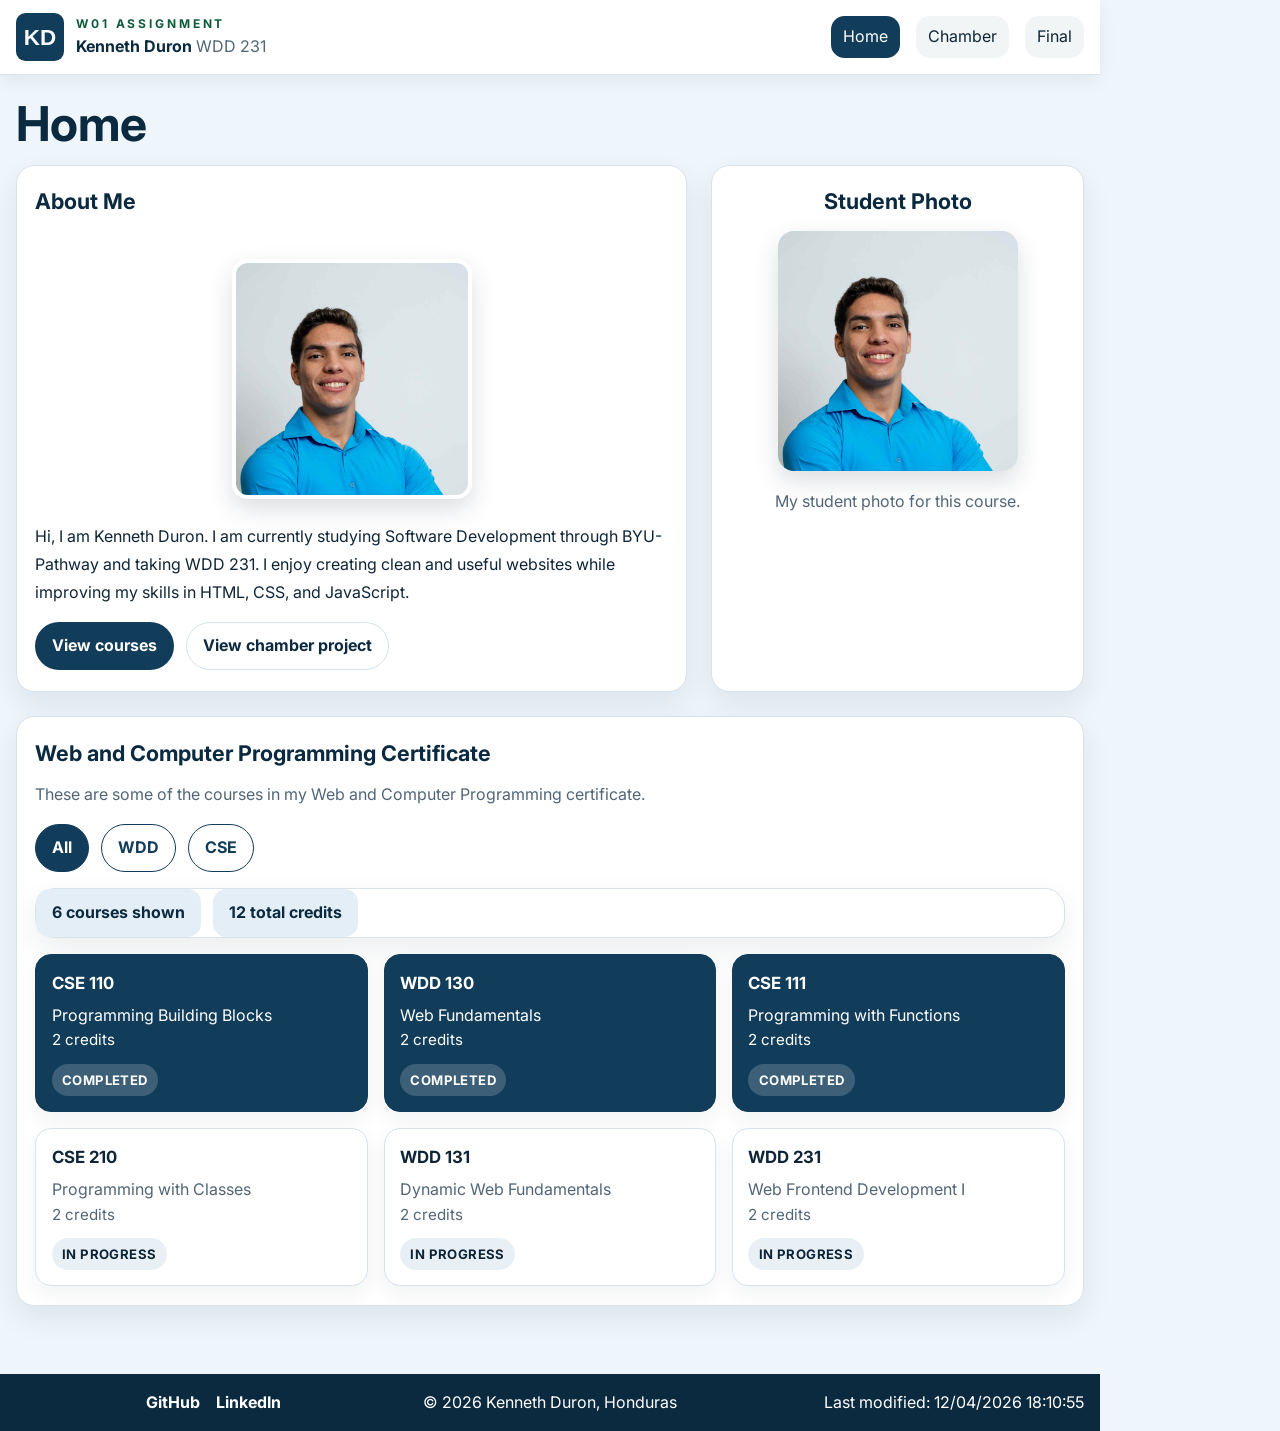
<file: index.html>
﻿<!DOCTYPE html>
<html lang="en">

<head>
    <meta charset="UTF-8" />
    <meta name="viewport" content="width=device-width, initial-scale=1.0" />
    <meta name="description"
        content="WDD 231 course home page for Kenneth Duron with course information, projects, and learning activities." />
    <meta name="author" content="Kenneth Duron" />
    <title>W01 Course Home Page | Kenneth Duron</title>
    <link rel="preconnect" href="https://fonts.googleapis.com" />
    <link rel="preconnect" href="https://fonts.gstatic.com" crossorigin />
    <link href="https://fonts.googleapis.com/css2?family=Inter:wght@400;600;700&display=swap" rel="stylesheet" />
    <link rel="stylesheet" href="styles/small.css" />
    <link rel="stylesheet" href="styles/larger.css" />
    <script src="scripts/script.js" defer></script>
</head>

<body>
    <div class="page-width">
        <header class="site-header">
            <div class="header-content">
                <div class="brand">
                    <div class="brand-logo">
                        <img src="images/logo.svg" alt="KD logo" class="logo" width="56" height="56" />
                    </div>
                    <div>
                        <p class="eyebrow">W01 Assignment</p>
                        <p class="brand-name">Kenneth Duron <span>WDD 231</span></p>
                    </div>
                </div>

                <button class="menu-toggle" aria-controls="main-nav" aria-expanded="false"
                    aria-label="Toggle navigation">☰</button>
                <nav id="main-nav" class="site-nav" aria-label="Main navigation">
                    <a href="index.html" class="active">Home</a>
                    <a href="chamber/directory.html">Chamber</a>
                    <a href="#">Final</a>
                </nav>
            </div>
        </header>

        <main>
            <h1>Home</h1>

            <div class="cards-grid home-grid">
                <section class="about-card">
                    <h2>About Me</h2>
                    <div class="about-content">
                        <img src="images/kenneth.jpg" alt="Kenneth Duron" class="profile-image" width="300"
                            height="300" />
                        <div class="about-copy">
                            <p>Hi, I am Kenneth Duron. I am currently studying Software Development through BYU-Pathway
                                and taking WDD 231. I enjoy creating clean and useful websites while improving my skills
                                in HTML, CSS, and JavaScript.</p>
                            <div class="hero-actions">
                                <a class="button button-primary" href="#course-list">View courses</a>
                                <a class="button button-secondary" href="chamber/directory.html">View chamber
                                    project</a>
                            </div>
                        </div>
                    </div>
                </section>

                <section class="photo-card">
                    <h2>Student Photo</h2>
                    <img src="images/kenneth.jpg" alt="Kenneth Duron" class="student-photo" width="300" height="300">
                    <p>My student photo for this course.</p>
                </section>

                <section class="course-section">
                    <div class="section-header">
                        <h2>Web and Computer Programming Certificate</h2>
                        <p>These are some of the courses in my Web and Computer Programming certificate.</p>
                    </div>

                    <div class="filter-controls" role="group" aria-label="Filter courses by subject">
                        <button class="filter-button active" type="button" data-filter="all">All</button>
                        <button class="filter-button" type="button" data-filter="WDD">WDD</button>
                        <button class="filter-button" type="button" data-filter="CSE">CSE</button>
                    </div>

                    <div class="course-summary">
                        <p><strong id="course-count">0</strong> courses shown</p>
                        <p><strong id="credit-total">0</strong> total credits</p>
                    </div>

                    <ul class="course-list" id="course-list" aria-live="polite"></ul>
                </section>
            </div>
        </main>

        <footer class="site-footer">
            <div class="footer-inner">
                <div class="footer-social">
                    <a href="https://github.com/kennethduron" target="_blank" rel="noopener">GitHub</a>
                    <a href="https://www.linkedin.com" target="_blank" rel="noopener">LinkedIn</a>
                </div>
                <div class="footer-copy">
                    © <span id="currentyear"></span> Kenneth Duron, Honduras
                </div>
                <div class="footer-modified">
                    <p id="lastModified"></p>
                </div>
            </div>
        </footer>
    </div>
</body>

</html>
</file>
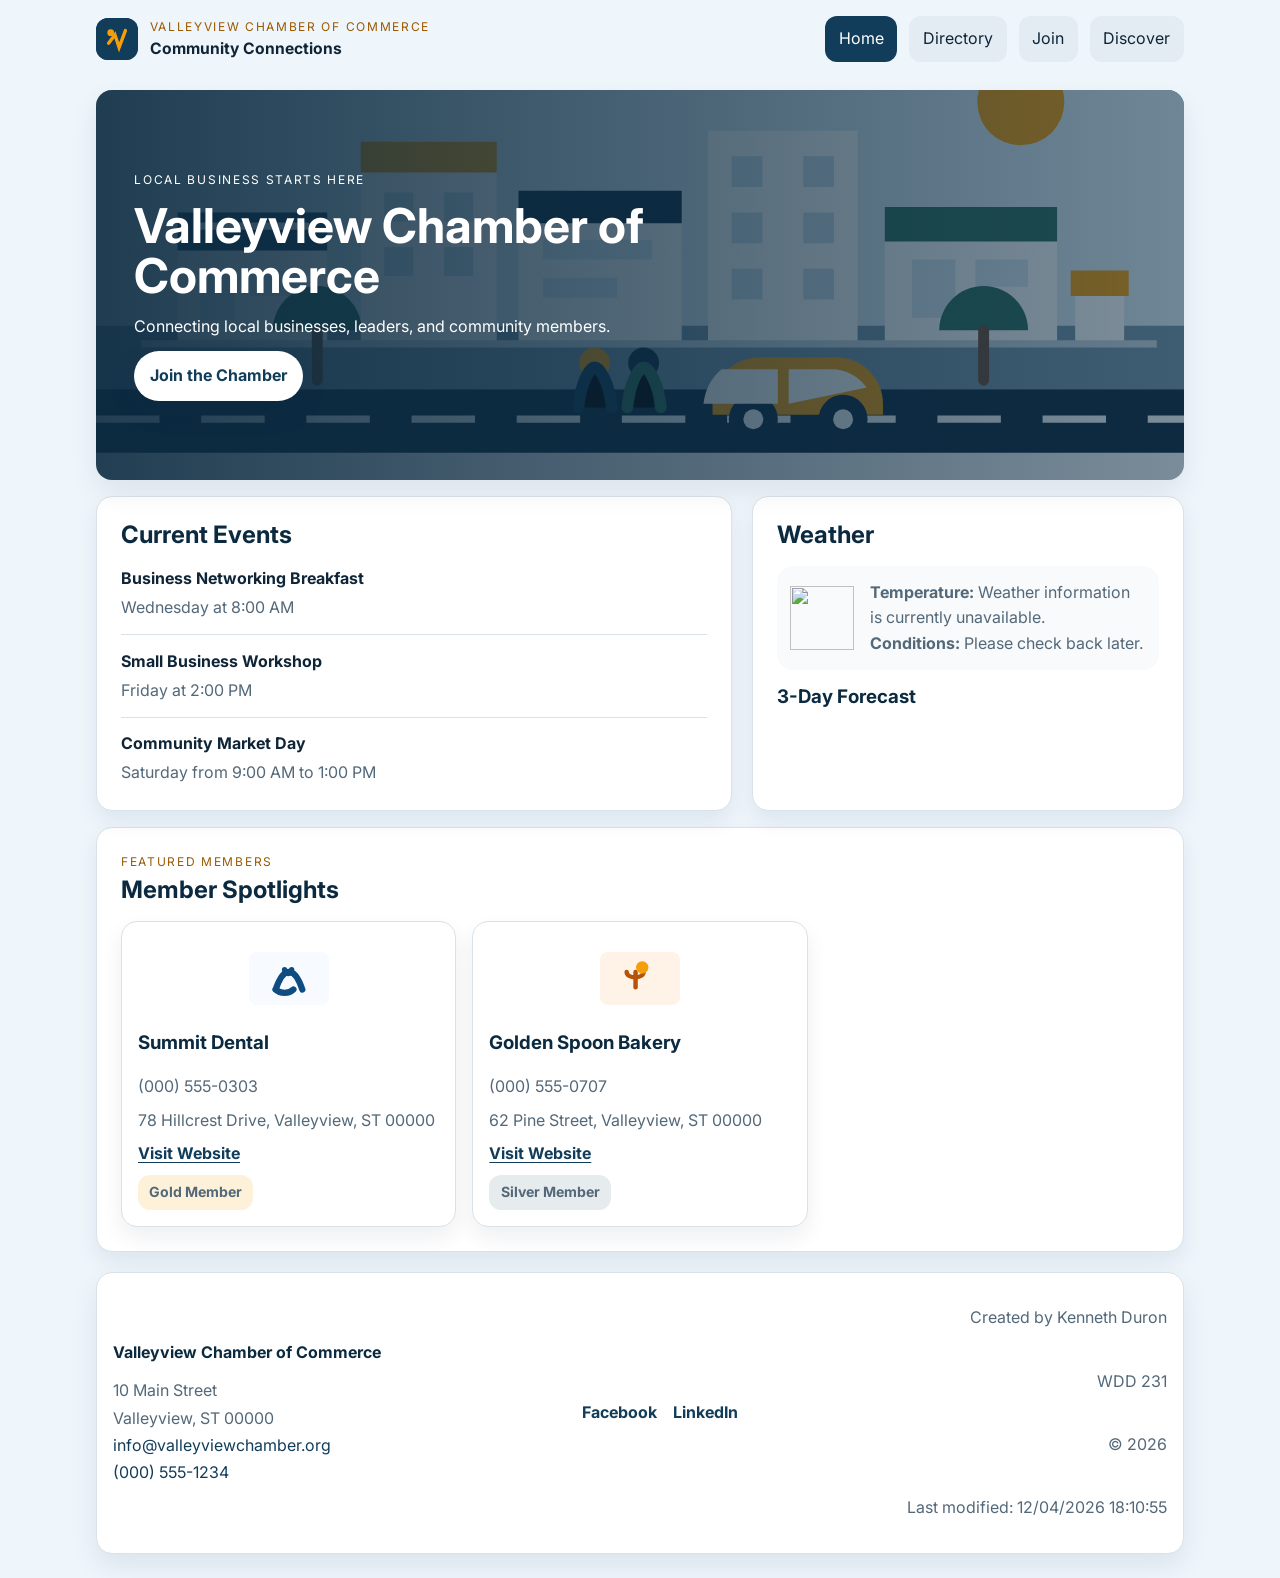
<file: chamber/index.html>
﻿<!DOCTYPE html>
<html lang="en">

<head>
    <meta charset="UTF-8" />
    <meta name="viewport" content="width=device-width, initial-scale=1.0" />
    <title>Valleyview Chamber of Commerce | Kenneth Duron</title>
    <meta name="description"
        content="Valleyview Chamber of Commerce home page with local events, weather, and featured member businesses." />
    <meta name="author" content="Kenneth Duron" />
    <link rel="icon" href="images/favicon.svg" type="image/svg+xml" />
    <link rel="preconnect" href="https://fonts.googleapis.com" />
    <link rel="preconnect" href="https://fonts.gstatic.com" crossorigin />
    <link href="https://fonts.googleapis.com/css2?family=Inter:wght@400;500;600;700&display=swap" rel="stylesheet" />
    <link rel="stylesheet" href="styles/normalize.css" />
    <link rel="stylesheet" href="styles/small.css" />
    <link rel="stylesheet" href="styles/larger.css" />
    <meta property="og:title" content="Valleyview Chamber of Commerce" />
    <meta property="og:type" content="website" />
    <meta property="og:image" content="images/hero.svg" />
    <meta property="og:url" content="https://kennethduron.github.io/wdd231/chamber/index.html" />
    <meta property="og:description"
        content="Connect with Valleyview businesses, upcoming chamber events, local weather, and member spotlights." />
    <script src="scripts/home.js" defer></script>
</head>

<body>
    <div class="page-shell">
        <header class="site-header">
            <div class="brand">
                <a href="index.html" class="brand-link">
                    <img src="images/logo.svg" alt="Valleyview Chamber logo" class="brand-logo" width="48"
                        height="48" />
                    <div>
                        <p class="eyebrow">Valleyview Chamber of Commerce</p>
                        <p class="brand-name">Community Connections</p>
                    </div>
                </a>
            </div>

            <button class="menu-toggle" aria-controls="main-nav" aria-expanded="false" aria-label="Toggle navigation">
                &#9776;
            </button>

            <nav id="main-nav" class="site-nav" aria-label="Main navigation">
                <a href="index.html" class="active" aria-current="page">Home</a>
                <a href="directory.html">Directory</a>
                <a href="join.html">Join</a>
                <a href="discover.html">Discover</a>
            </nav>
        </header>

        <main>
            <section class="hero">
                <img src="images/hero.svg" alt="Downtown business district for Valleyview Chamber of Commerce"
                    class="hero-image" width="1200" height="600" />
                <div class="hero-overlay">
                    <p class="eyebrow">Local business starts here</p>
                    <h1>Valleyview Chamber of Commerce</h1>
                    <p>Connecting local businesses, leaders, and community members.</p>
                    <a class="cta-button" href="join.html">Join the Chamber</a>
                </div>
            </section>

            <div class="home-grid">
                <section class="events-card" aria-labelledby="events-title">
                    <h2 id="events-title">Current Events</h2>
                    <ul class="event-list">
                        <li>
                            <strong>Business Networking Breakfast</strong>
                            <span>Wednesday at 8:00 AM</span>
                        </li>
                        <li>
                            <strong>Small Business Workshop</strong>
                            <span>Friday at 2:00 PM</span>
                        </li>
                        <li>
                            <strong>Community Market Day</strong>
                            <span>Saturday from 9:00 AM to 1:00 PM</span>
                        </li>
                    </ul>
                </section>

                <section class="weather-card" aria-labelledby="weather-title">
                    <h2 id="weather-title">Weather</h2>
                    <div class="current-weather">
                        <img id="weather-icon" src="#" alt="" width="64" height="64" hidden />
                        <div>
                            <p><strong>Temperature:</strong> <span id="current-temp">Loading...</span></p>
                            <p><strong>Conditions:</strong> <span id="weather-desc">Loading...</span></p>
                        </div>
                    </div>
                    <div class="forecast">
                        <h3>3-Day Forecast</h3>
                        <div id="forecast-list" class="forecast-list" aria-live="polite"></div>
                    </div>
                </section>
            </div>

            <section class="spotlights-card" aria-labelledby="spotlights-title">
                <div class="section-heading">
                    <p class="eyebrow">Featured members</p>
                    <h2 id="spotlights-title">Member Spotlights</h2>
                </div>
                <div id="spotlight-list" class="spotlight-list" aria-live="polite"></div>
            </section>
        </main>

        <footer class="site-footer">
            <div class="footer-content">
                <div>
                    <p class="footer-brand">Valleyview Chamber of Commerce</p>
                    <address>
                        10 Main Street<br />
                        Valleyview, ST 00000<br />
                        <a href="mailto:info@valleyviewchamber.org">info@valleyviewchamber.org</a><br />
                        <a href="tel:+10005551234">(000) 555-1234</a>
                    </address>
                </div>
                <div class="footer-social">
                    <a href="#" aria-label="Visit Facebook page">Facebook</a>
                    <a href="#" aria-label="Visit LinkedIn page">LinkedIn</a>
                </div>
                <div class="footer-meta">
                    <p>Created by Kenneth Duron</p>
                    <p>WDD 231</p>
                    <p>&copy; <span id="currentyear"></span></p>
                    <p>Last modified: <span id="lastModified"></span></p>
                </div>
            </div>
        </footer>
    </div>
</body>

</html>
</file>
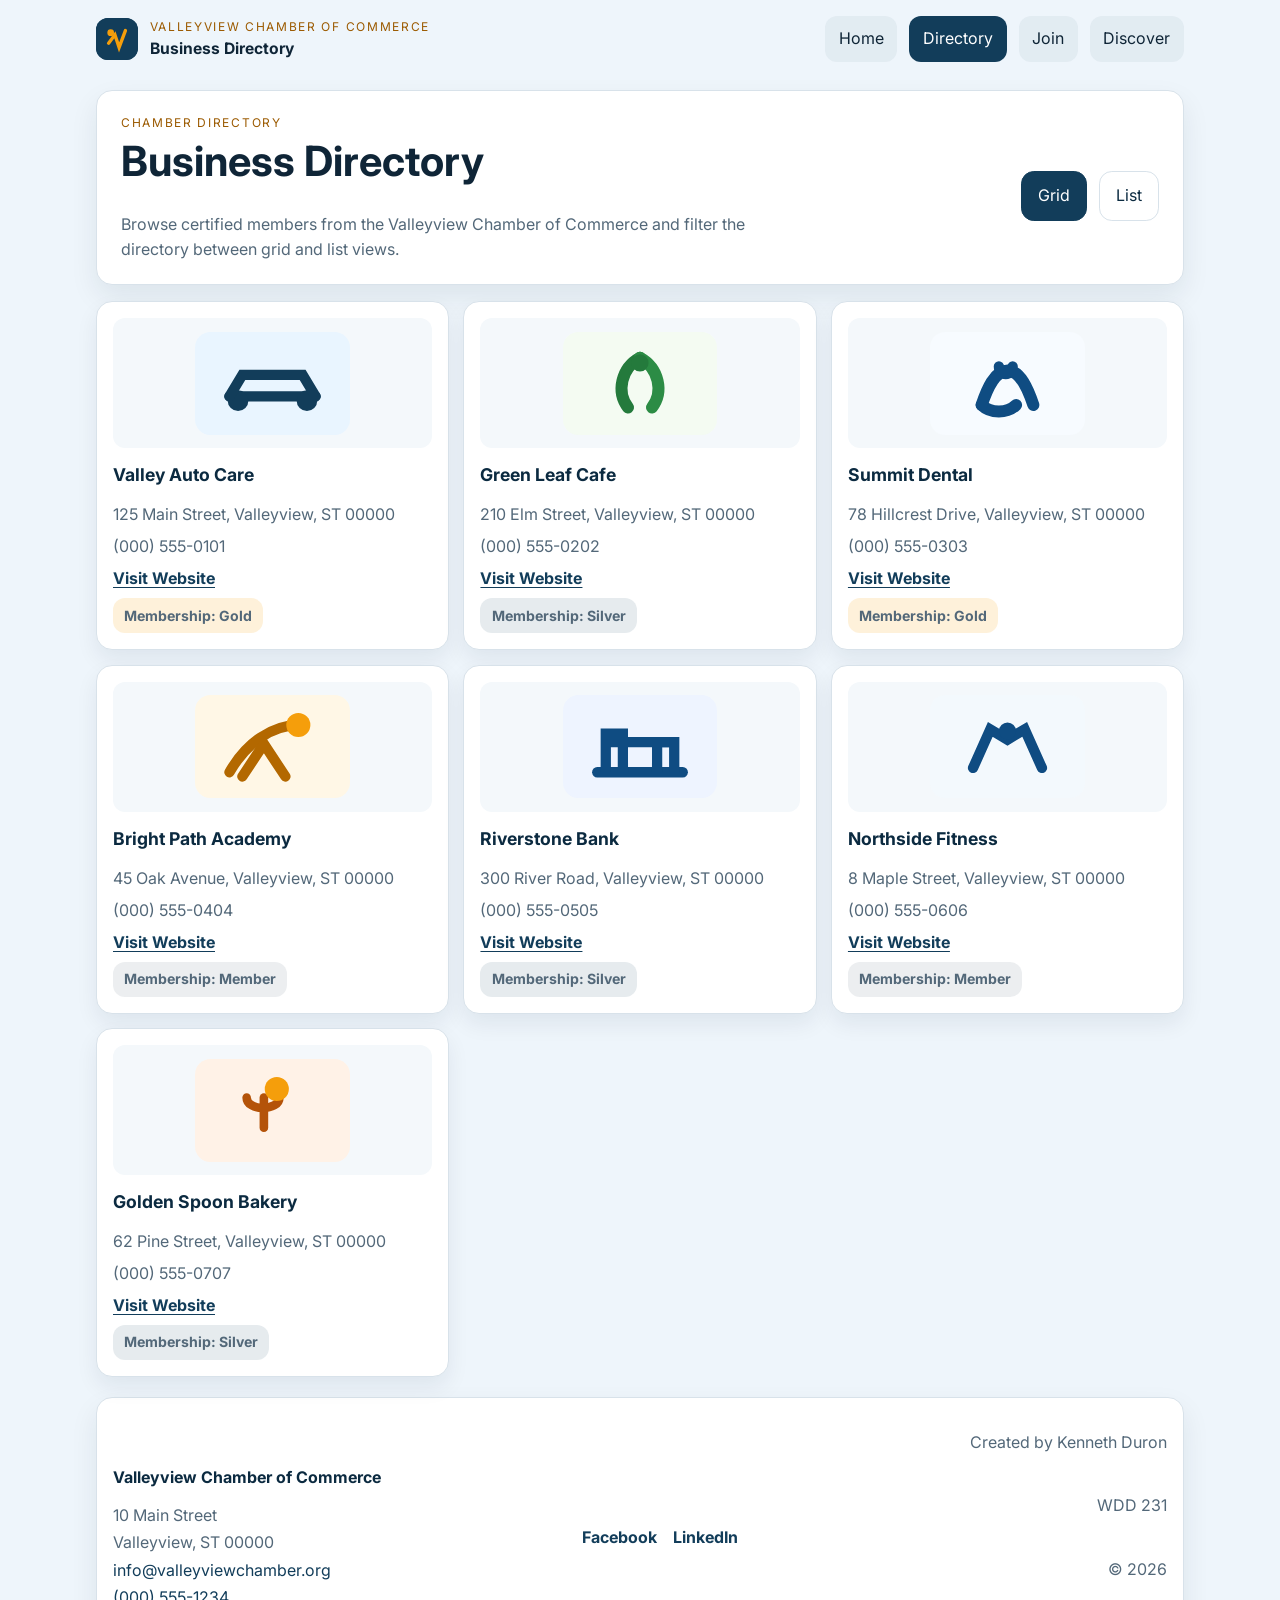
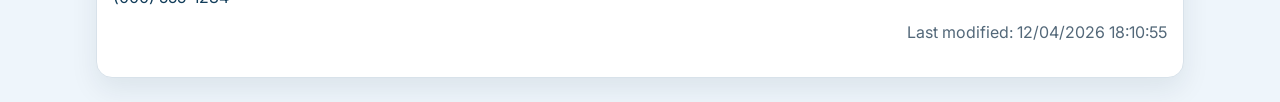
<file: chamber/directory.html>
<!DOCTYPE html>
<html lang="en">

<head>
    <meta charset="UTF-8" />
    <meta name="viewport" content="width=device-width, initial-scale=1.0" />
    <title>Valleyview Chamber Business Directory | Kenneth Duron</title>
    <meta name="description"
        content="Business directory for Valleyview Chamber of Commerce featuring local members and membership levels." />
    <meta name="author" content="Kenneth Duron" />
    <link rel="icon" href="images/favicon.svg" type="image/svg+xml" />
    <link rel="preconnect" href="https://fonts.googleapis.com" />
    <link rel="preconnect" href="https://fonts.gstatic.com" crossorigin />
    <link href="https://fonts.googleapis.com/css2?family=Inter:wght@400;500;600;700&display=swap" rel="stylesheet" />
    <link rel="stylesheet" href="styles/normalize.css" />
    <link rel="stylesheet" href="styles/small.css" />
    <link rel="stylesheet" href="styles/larger.css" />
    <meta property="og:title" content="Valleyview Chamber Business Directory" />
    <meta property="og:type" content="website" />
    <meta property="og:image" content="images/og-image.webp" />
    <meta property="og:url" content="https://kennethduron.github.io/wdd231/chamber/directory.html" />
    <meta property="og:description"
        content="Discover local Valleyview Chamber members in a clean, responsive business directory." />
    <script src="scripts/directory.js" defer></script>
</head>

<body>
    <div class="page-shell">
        <header class="site-header">
            <div class="brand">
                <a href="index.html" class="brand-link">
                    <img src="images/logo.svg" alt="Valleyview Chamber logo" class="brand-logo" width="48"
                        height="48" />
                    <div>
                        <p class="eyebrow">Valleyview Chamber of Commerce</p>
                        <p class="brand-name">Business Directory</p>
                    </div>
                </a>
            </div>

            <button class="menu-toggle" aria-controls="main-nav" aria-expanded="false" aria-label="Toggle navigation">
                &#9776;
            </button>

            <nav id="main-nav" class="site-nav" aria-label="Main navigation">
                <a href="index.html">Home</a>
                <a href="directory.html" class="active" aria-current="page">Directory</a>
                <a href="join.html">Join</a>
                <a href="discover.html">Discover</a>
            </nav>
        </header>

        <main>
            <section class="hero-card">
                <div>
                    <p class="eyebrow">Chamber Directory</p>
                    <h1>Business Directory</h1>
                    <p class="lead-copy">Browse certified members from the Valleyview Chamber of Commerce and filter the
                        directory between grid and list views.</p>
                </div>
                <div class="view-toggle" aria-label="Directory view options">
                    <button id="grid-view" type="button" class="toggle-button active" aria-pressed="true">Grid</button>
                    <button id="list-view" type="button" class="toggle-button" aria-pressed="false">List</button>
                </div>
            </section>

            <section id="directory" class="directory-grid" aria-live="polite"></section>
        </main>

        <footer class="site-footer">
            <div class="footer-content">
                <div>
                    <p class="footer-brand">Valleyview Chamber of Commerce</p>
                    <address>
                        10 Main Street<br />
                        Valleyview, ST 00000<br />
                        <a href="mailto:info@valleyviewchamber.org">info@valleyviewchamber.org</a><br />
                        <a href="tel:+10005551234">(000) 555-1234</a>
                    </address>
                </div>
                <div class="footer-social">
                    <a href="#" aria-label="Visit Facebook page">Facebook</a>
                    <a href="#" aria-label="Visit LinkedIn page">LinkedIn</a>
                </div>
                <div class="footer-meta">
                    <p>Created by Kenneth Duron</p>
                    <p>WDD 231</p>
                    <p>&copy; <span id="currentyear"></span></p>
                    <p>Last modified: <span id="lastModified"></span></p>
                </div>
            </div>
        </footer>
    </div>
</body>

</html>
</file>
<file: styles/small.css>
:root {
    --primary: #123d5a;
    --primary-dark: #0b2a40;
    --accent: #2f6f4e;
    --background: #eef5fb;
    --surface: #ffffff;
    --text: #0f2537;
    --muted: #516577;
    --border: #d8e2ea;
    --shadow: 0 12px 30px rgba(15, 35, 55, 0.08);
}

* {
    box-sizing: border-box;
}

html {
    scroll-behavior: smooth;
}

body {
    margin: 0;
    font-family: 'Inter', Arial, sans-serif;
    background: var(--background);
    color: var(--text);
    line-height: 1.6;
    -webkit-font-smoothing: antialiased;
    overflow-x: hidden;
}

img,
svg {
    max-width: 100%;
    height: auto;
    display: block;
}

button,
a {
    font: inherit;
}

a {
    color: inherit;
    text-decoration: none;
}

button {
    border: none;
    background: none;
}

.page-width {
    width: min(100% - 2rem, 1100px);
    margin: 0 auto;
    padding: 1.25rem;
}

.cards-grid {
    display: grid;
    gap: 1.5rem;
}

.site-header {
    background: var(--surface);
    border-bottom: 1px solid var(--border);
    box-shadow: 0 6px 18px rgba(15, 35, 55, 0.06);
}

.header-content {
    width: min(100% - 2rem, 1100px);
    margin: 0 auto;
    padding: 0.85rem 0;
    display: flex;
    align-items: center;
    justify-content: space-between;
    gap: 1rem;
}

.brand {
    display: flex;
    align-items: center;
    gap: 0.75rem;
    font-weight: 700;
    color: var(--primary-dark);
}

.brand-logo {
    width: 48px;
    height: 48px;
}

.brand-logo svg {
    width: 100%;
    height: 100%;
}

.brand img,
.logo {
    width: 56px;
    height: 56px;
    object-fit: contain;
    flex-shrink: 0;
}

.brand-name {
    margin: 0;
    font-weight: 700;
    color: var(--primary-strong);
}

.brand-name span {
    font-weight: 400;
    color: var(--muted);
}

.eyebrow {
    margin: 0;
    color: var(--accent-strong);
    font-size: 0.75rem;
    letter-spacing: 0.24em;
    text-transform: uppercase;
}

.menu-toggle {
    display: inline-flex;
    align-items: center;
    justify-content: center;
    width: 3rem;
    height: 3rem;
    border: 1px solid var(--border);
    border-radius: 0.85rem;
    background: var(--surface);
    color: var(--primary-strong);
    cursor: pointer;
}

.site-nav {
    display: none;
    width: 100%;
    flex-direction: column;
    gap: 0.75rem;
    padding: 1rem 0;
}

.site-nav.is-open {
    display: flex;
}

.site-nav a {
    display: block;
    padding: 0.75rem 1rem;
    border-radius: 0.85rem;
    color: var(--text);
    background: rgba(18, 61, 90, 0.05);
}

.site-nav a:hover,
.site-nav a:focus-visible {
    background: rgba(18, 61, 90, 0.12);
}

.site-nav a.active {
    background: var(--primary);
    color: white;
}

main {
    padding: 2rem 0 2.5rem;
}

section {
    margin-bottom: 1.75rem;
}

h1,
h2,
h3,
p {
    margin: 0;
}

h1 {
    font-size: clamp(2rem, 4vw, 3rem);
    line-height: 1.05;
    margin-bottom: 1rem;
    color: var(--primary-dark);
}

h2 {
    font-size: 1.35rem;
    margin-bottom: 0.9rem;
    color: var(--primary-strong);
}

h3 {
    font-size: 1.05rem;
    margin-bottom: 0.65rem;
}

.section-card,
.course-item,
.course-summary,
.site-footer,
.card-block {
    background: var(--surface);
    border: 1px solid var(--border);
    border-radius: 1.25rem;
    box-shadow: var(--shadow);
}

.section-card {
    padding: 1.5rem;
}

.section-card p,
.course-item p,
.course-summary p,
.footer-text {
    color: var(--muted);
}

.about-card {
    display: grid;
    gap: 1rem;
}

.about-content {
    display: grid;
    gap: 1rem;
    align-items: center;
}

.about-copy p {
    max-width: 45rem;
    line-height: 1.75;
}

.about-card h2,
.photo-card h2,
.course-section h2 {
    margin-bottom: 0.75rem;
}

.profile-image,
.student-photo {
    width: 220px;
    height: 220px;
    object-fit: cover;
    object-position: center top;
    border-radius: 1rem;
    margin: 0 auto;
    border: 4px solid #ffffff;
    box-shadow: 0 10px 24px rgba(15, 35, 55, 0.15);
}

.student-image {
    width: min(100%, 340px);
    max-width: 340px;
    height: auto;
    object-fit: contain;
    margin: 0 auto;
}

.photo-card,
.about-card,
.course-section {
    overflow: hidden;
}

.hero-actions {
    display: flex;
    gap: 0.75rem;
    margin-top: 1rem;
}

.button,
.filter-button {
    padding: 0.65rem 1rem;
    border-radius: 999px;
    cursor: pointer;
    transition: background-color 0.15s ease, transform 0.15s ease;
}

.section-header p {
    max-width: 48rem;
    color: var(--muted);
    margin-top: 0.5rem;
}

.button {
    display: inline-flex;
    align-items: center;
    justify-content: center;
    font-weight: 700;
    border: 1px solid transparent;
}

.button-primary {
    background: var(--primary);
    color: white;
}

.button-secondary {
    background: transparent;
    border: 1px solid var(--border);
    color: var(--primary-dark);
}

.button:hover,
.filter-button:hover {
    transform: translateY(-1px);
}


.photo-card {
    text-align: center;
}

.photo-card p {
    max-width: 34rem;
    margin: 0 auto;
    color: var(--muted);
    line-height: 1.75;
}

.photo-card img {
    width: min(100%, 260px);
    max-width: 260px;
    margin: 0 auto 1rem;
    border-radius: 1rem;
    border: none;
}

.course-section {
    padding: 0;
}

.section-header {
    margin-bottom: 1rem;
}

.filter-controls {
    display: flex;
    flex-wrap: wrap;
    gap: 0.75rem;
    margin: 1rem 0;
}

.filter-button {
    border: 1px solid var(--primary);
    background: var(--surface);
    color: var(--primary);
    font-weight: 700;
    padding: 0.65rem 1rem;
}

.filter-button:hover,
.filter-button:focus-visible {
    background: rgba(18, 61, 90, 0.08);
}

.filter-button.active {
    background: var(--primary);
    color: #fff;
}

.course-summary {
    display: flex;
    gap: 0.75rem;
    margin: 1rem 0;
}

.course-summary p {
    margin: 0;
    background: #e4eef6;
    color: var(--primary-dark);
    padding: 0.7rem 1rem;
    border-radius: 0.85rem;
    font-weight: 700;
}

.course-list {
    list-style: none;
    padding: 0;
    margin: 1rem 0 0;
    display: grid;
    gap: 1rem;
}

.course-item {
    padding: 1rem;
    border: 1px solid var(--border);
    border-radius: 1rem;
    background: var(--surface);
    color: var(--text);
    box-shadow: 0 8px 20px rgba(15, 35, 55, 0.06);
}

.course-item:hover {
    transform: translateY(-1px);
}

.course-item.completed {
    background: var(--primary);
    color: #ffffff;
    border-color: var(--primary);
}

.course-item.completed h3,
.course-item.completed p,
.course-item.completed span {
    color: #ffffff;
}

.course-item h3 {
    margin-bottom: 0.35rem;
}

.course-meta {
    display: flex;
    gap: 0.75rem;
    font-size: 0.95rem;
    color: var(--muted);
}

.course-meta span {
    background: #edf3f7;
    padding: 0.45rem 0.75rem;
    border-radius: 999px;
    color: #0f2537;
    letter-spacing: 0.01em;
}

.status-badge {
    font-weight: 700;
    color: inherit;
    text-transform: uppercase;
    letter-spacing: 0.04em;
}

.site-footer {
    background: var(--primary-dark);
    color: #ffffff;
    margin-top: 2rem;
}

.footer-content {
    width: min(100% - 2rem, 1100px);
    margin: 0 auto;
    padding: 1rem 0;
    display: grid;
    gap: 0.75rem;
    text-align: center;
}

.footer-social a {
    color: var(--primary);
    font-weight: 700;
    transition: color 0.2s ease;
}

.footer-social a:hover,
.footer-social a:focus-visible {
    color: var(--accent-strong);
}

.footer-social {
    display: flex;
    flex-wrap: wrap;
    gap: 1rem;
    align-items: center;
}

.footer-copy,
.footer-modified {
    color: var(--muted);
}

@media (min-width: 800px) {
    .page-width {
        padding: 0 1.5rem;
    }

    .home-grid {
        display: grid;
        grid-template-columns: 1.5fr 0.8fr;
        gap: 1.5rem;
        align-items: start;
    }

    .course-list {
        grid-template-columns: repeat(3, 1fr);
    }
}
/* Visual polish pass: W01 home */
:root {
    --primary-strong: #0b2a40;
    --accent-strong: #0f5c3d;
}

.page-width {
    width: 100%;
    margin: 0;
    padding: 0;
}

main {
    width: min(100% - 2rem, 1100px);
    margin: 0 auto;
    padding: 1.5rem 0 2rem;
}

section {
    margin-bottom: 1.25rem;
}

.site-header {
    position: relative;
    background: #ffffff;
}

.header-content {
    padding: 0.8rem 0;
}

.brand img,
.logo {
    width: 48px;
    height: 48px;
}

.about-card,
.photo-card,
.course-section {
    background: #ffffff;
    border: 1px solid var(--border);
    border-radius: 1.15rem;
    box-shadow: var(--shadow);
    padding: 1.15rem;
}

.about-content {
    gap: 1.1rem;
}

.profile-image,
.student-photo,
.photo-card img {
    width: 220px;
    height: 220px;
    max-width: 220px;
    object-fit: cover;
    object-position: center top;
    border-radius: 1rem;
}

.course-section {
    grid-column: 1 / -1;
}

.course-item {
    min-height: auto;
    padding: 0.95rem;
}

.course-title {
    color: var(--muted);
}

.course-item.completed .course-title,
.course-item.completed .course-meta,
.course-item.completed .course-status {
    color: #ffffff;
}

.course-status {
    display: inline-flex;
    width: fit-content;
    margin-top: 0.7rem;
    padding: 0.35rem 0.65rem;
    border-radius: 999px;
    background: #e8f0f6;
    color: #0f2537;
    font-size: 0.82rem;
    font-weight: 700;
    letter-spacing: 0.03em;
    text-transform: uppercase;
}

.course-item.completed .course-status {
    background: rgba(255, 255, 255, 0.18);
}

.site-footer {
    background: #0b2a40;
    color: #ffffff;
    margin-top: 1rem;
    border: 0;
    border-radius: 0;
    box-shadow: none;
}

.footer-inner,
.footer-content {
    width: min(100% - 2rem, 1100px);
    margin: 0 auto;
    padding: 1rem 0;
    display: grid;
    gap: 0.75rem;
    text-align: center;
}

.site-footer a,
.site-footer p,
.site-footer span,
.footer-copy,
.footer-modified,
.footer-modified p {
    color: #ffffff;
}

.site-footer a:hover,
.site-footer a:focus-visible {
    color: #f2b84b;
}
</file>
<file: styles/larger.css>
@media (min-width: 800px) {
    .header-content {
        display: flex;
        align-items: center;
        justify-content: space-between;
        gap: 1rem;
    }

    .menu-toggle {
        display: none;
    }

    .site-nav {
        display: flex !important;
        flex-direction: row;
        align-items: center;
        gap: 1rem;
        width: auto;
        padding: 0;
    }

    .site-nav a {
        padding: 0.5rem 0.75rem;
    }

    .home-grid {
        display: grid;
        grid-template-columns: 1.5fr 0.8fr;
        gap: 1.5rem;
        align-items: start;
    }

    .about-card,
    .photo-card {
        height: 100%;
    }

    .profile-image,
    .student-photo {
        max-width: 300px;
    }

    .course-list {
        grid-template-columns: repeat(3, 1fr);
    }

    .footer-content {
        grid-template-columns: 1fr auto 1fr;
        align-items: center;
        text-align: left;
    }

    .footer-social {
        justify-content: center;
    }

    .footer-meta {
        text-align: right;
    }

    .page-width {
        max-width: 1100px;
    }
}
/* Visual polish pass: W01 desktop */
@media (min-width: 800px) {
    .home-grid {
        grid-template-columns: minmax(0, 1.35fr) minmax(260px, 0.75fr);
        align-items: stretch;
    }

    .about-card,
    .photo-card {
        height: 100%;
    }

    .profile-image,
    .student-photo,
    .photo-card img {
        width: 240px;
        height: 240px;
        max-width: 240px;
    }

    .course-list {
        grid-template-columns: repeat(3, minmax(0, 1fr));
    }

    .footer-inner,
    .footer-content {
        grid-template-columns: 1fr auto 1fr;
        align-items: center;
        text-align: left;
    }

    .footer-social {
        justify-content: center;
    }

    .footer-modified,
    .footer-meta {
        text-align: right;
    }
}
</file>
<file: chamber/styles/small.css>
﻿:root {
    --background: #f4f7fb;
    --surface: #ffffff;
    --text: #102a43;
    --muted: #4b647d;
    --primary: #123d5a;
    --primary-strong: #0d2c43;
    --accent: #f59e0b;
    --accent-soft: #fef1d0;
    --border: rgba(18, 61, 90, 0.12);
    --shadow: 0 18px 45px rgba(16, 42, 67, 0.08);
}

* {
    box-sizing: border-box;
}

html {
    scroll-behavior: smooth;
}

body {
    margin: 0;
    min-height: 100vh;
    font-family: 'Inter', system-ui, sans-serif;
    line-height: 1.6;
    color: var(--text);
    background: var(--background);
    overflow-x: hidden;
}

img,
svg {
    max-width: 100%;
    height: auto;
    display: block;
}

button,
a {
    font: inherit;
}

a {
    color: var(--primary);
    text-decoration: none;
}

button {
    border: none;
    background: none;
}

.page-shell {
    width: min(100%, 1120px);
    margin: 0 auto;
    padding: 0 1rem 2rem;
}

.site-header {
    display: flex;
    flex-wrap: wrap;
    align-items: center;
    justify-content: space-between;
    gap: 1rem;
    padding: 1rem 0.75rem;
}

.brand-link {
    display: flex;
    align-items: center;
    gap: 0.85rem;
}

.brand-logo {
    width: 3rem;
    height: 3rem;
    border-radius: 0.85rem;
    background: var(--primary);
    display: grid;
    place-items: center;
}

.brand-name {
    margin: 0;
    font-size: 1rem;
    font-weight: 700;
    color: var(--text);
}

.eyebrow {
    margin: 0;
    font-size: 0.75rem;
    letter-spacing: 0.24em;
    text-transform: uppercase;
    color: var(--accent);
}

.menu-toggle {
    display: inline-flex;
    align-items: center;
    justify-content: center;
    width: 3rem;
    height: 3rem;
    border: 1px solid var(--border);
    border-radius: 0.85rem;
    background: var(--surface);
    color: var(--primary-strong);
    cursor: pointer;
}

.site-nav {
    display: none;
    width: 100%;
    flex-direction: column;
    gap: 0.75rem;
    padding: 1rem 0;
}

.site-nav.is-open {
    display: flex;
}

.site-nav a {
    display: block;
    padding: 0.85rem 1rem;
    border-radius: 0.85rem;
    background: rgba(18, 61, 90, 0.05);
    color: var(--text);
}

.site-nav a:hover,
.site-nav a:focus-visible {
    background: rgba(18, 61, 90, 0.1);
}

.site-nav a.active {
    background: var(--primary);
    color: white;
}

main {
    padding-top: 1rem;
}

.hero-card {
    background: var(--surface);
    border: 1px solid var(--border);
    border-radius: 1.25rem;
    box-shadow: var(--shadow);
    padding: 1.5rem;
}

.hero-card h1 {
    margin-top: 0.5rem;
    font-size: clamp(2rem, 4vw, 3rem);
    line-height: 1.05;
}

.lead-copy {
    margin: 1rem 0 0;
    color: var(--muted);
    max-width: 45rem;
}

.view-toggle {
    display: inline-flex;
    flex-wrap: wrap;
    gap: 0.75rem;
    margin-top: 1.25rem;
}

.toggle-button {
    padding: 0.9rem 1.35rem;
    border: 1px solid var(--border);
    border-radius: 999px;
    background: var(--surface);
    color: var(--primary-strong);
    cursor: pointer;
    transition: background-color 0.2s ease, border-color 0.2s ease, color 0.2s ease;
}

.toggle-button:hover,
.toggle-button:focus-visible {
    background: rgba(18, 61, 90, 0.08);
}

.toggle-button.active {
    background: var(--primary);
    color: white;
    border-color: var(--primary);
}

#directory {
    margin-top: 1.5rem;
}

.directory-grid,
.directory-list {
    display: grid;
    gap: 1rem;
    padding: 0;
    margin: 0;
}

.member-card {
    background: var(--surface);
    border: 1px solid var(--border);
    border-radius: 1.25rem;
    box-shadow: var(--shadow);
    padding: 1.25rem;
    display: grid;
    gap: 1rem;
}

.member-figure {
    margin: 0;
    border-radius: 1rem;
    overflow: hidden;
    background: #f8fafc;
}

.member-figure img {
    width: 100%;
    height: 180px;
    object-fit: cover;
}

.member-name {
    display: block;
    font-size: 1.1rem;
    font-weight: 700;
    color: var(--primary-strong);
}

.member-name:hover,
.member-name:focus-visible {
    text-decoration: underline;
}

.member-details {
    display: grid;
    gap: 0.5rem;
}

.member-details p {
    margin: 0;
    color: var(--muted);
    line-height: 1.6;
}

.member-level {
    display: inline-flex;
    align-items: center;
    justify-content: center;
    padding: 0.5rem 0.85rem;
    border-radius: 999px;
    font-size: 0.95rem;
    font-weight: 700;
    background: rgba(18, 61, 90, 0.08);
    color: var(--primary-strong);
    width: fit-content;
}

.level-3 {
    background: rgba(245, 158, 11, 0.15);
}

.level-2 {
    background: rgba(18, 61, 90, 0.1);
}

.level-1 {
    background: rgba(16, 42, 67, 0.08);
}

.directory-list .member-card {
    grid-template-columns: 1fr;
}

.directory-list .member-figure {
    display: none;
}

.error-copy {
    background: #fff1f0;
    color: #9f3a38;
    padding: 1rem;
    border: 1px solid #fecaca;
    border-radius: 1rem;
}

.site-footer {
    margin-top: 1.5rem;
    padding-top: 1.5rem;
}

.footer-content {
    display: grid;
    gap: 1rem;
    background: var(--surface);
    border: 1px solid var(--border);
    border-radius: 1.25rem;
    box-shadow: var(--shadow);
    padding: 1.5rem;
}

.footer-brand {
    margin: 0 0 0.75rem;
    font-weight: 700;
    color: var(--primary-strong);
}

footer address {
    font-style: normal;
    line-height: 1.7;
    color: var(--muted);
}

.footer-social {
    display: flex;
    flex-wrap: wrap;
    gap: 1rem;
}

.footer-social a {
    color: var(--primary);
    font-weight: 700;
}

.footer-social a:hover,
.footer-social a:focus-visible {
    color: var(--accent);
}

.footer-meta {
    color: var(--muted);
    display: grid;
    gap: 0.35rem;
}

@media (min-width: 640px) {
    .page-shell {
        padding: 0 1.5rem 2rem;
    }

    .hero-card {
        padding: 2rem;
    }

    .view-toggle {
        justify-content: flex-end;
    }
}
/* W03 Chamber home page */
.hero {
    position: relative;
    min-height: 320px;
    margin: 0 0 1.5rem;
    border-radius: 1.25rem;
    overflow: hidden;
    background: var(--primary);
    box-shadow: var(--shadow);
}

.hero-image {
    width: 100%;
    height: 320px;
    object-fit: cover;
}

.hero-overlay {
    position: absolute;
    inset: 0;
    display: grid;
    align-content: center;
    gap: 0.95rem;
    padding: 1.5rem;
    background: linear-gradient(90deg, rgba(13, 44, 67, 0.88), rgba(13, 44, 67, 0.48));
    color: #ffffff;
}

.hero-overlay h1 {
    margin: 0;
    max-width: 46rem;
    color: #ffffff;
    font-size: clamp(2rem, 4vw, 3.25rem);
    line-height: 1.05;
}

.hero-overlay p {
    margin: 0;
    max-width: 42rem;
    color: #ffffff;
}

.cta-button {
    display: inline-flex;
    align-items: center;
    justify-content: center;
    width: fit-content;
    padding: 0.85rem 1.1rem;
    border-radius: 999px;
    background: #ffffff;
    color: var(--primary);
    font-weight: 700;
    text-decoration: none;
    box-shadow: 0 10px 24px rgba(16, 42, 67, 0.2);
}

.cta-button:hover,
.cta-button:focus-visible {
    background: var(--accent-soft);
    color: var(--primary-strong);
}

.home-grid {
    display: grid;
    gap: 1rem;
}

.events-card,
.weather-card,
.spotlights-card,
.spotlight-card {
    background: var(--surface);
    border: 1px solid var(--border);
    border-radius: 1.25rem;
    box-shadow: var(--shadow);
    padding: 1.25rem;
}

.events-card h2,
.weather-card h2,
.spotlights-card h2 {
    margin: 0 0 1rem;
    color: var(--primary-strong);
    line-height: 1.2;
}

.event-list {
    display: grid;
    gap: 0.85rem;
    padding: 0;
    margin: 0;
    list-style: none;
}

.event-list li {
    display: grid;
    gap: 0.2rem;
    padding-bottom: 0.85rem;
    border-bottom: 1px solid var(--border);
}

.event-list li:last-child {
    padding-bottom: 0;
    border-bottom: 0;
}

.event-list span,
.weather-card p,
.spotlight-card p {
    margin: 0;
    color: var(--muted);
}

.current-weather {
    display: flex;
    align-items: center;
    gap: 1rem;
    padding: 1rem;
    border-radius: 1rem;
    background: #f8fafc;
}

.current-weather img {
    width: 4rem;
    height: 4rem;
    flex: 0 0 auto;
}

.forecast {
    margin-top: 1rem;
}

.forecast h3,
.spotlight-card h3 {
    margin: 0 0 0.75rem;
    color: var(--primary-strong);
    line-height: 1.2;
}

.forecast-list,
.spotlight-list {
    display: grid;
    gap: 1rem;
}

.forecast-item {
    margin: 0;
    padding: 0.85rem 1rem;
    border-radius: 0.85rem;
    background: rgba(18, 61, 90, 0.07);
}

.spotlights-card {
    margin-top: 1.5rem;
}

.section-heading {
    margin-bottom: 1rem;
}

.section-heading h2 {
    margin-top: 0.35rem;
}

.spotlight-card {
    display: grid;
    justify-items: start;
    gap: 0.65rem;
}

.spotlight-card img {
    width: 6rem;
    height: 6rem;
    justify-self: center;
    object-fit: contain;
    margin-bottom: 0.35rem;
}

.spotlight-card a {
    font-weight: 700;
}

/* Visual polish pass: Chamber pages */
:root {
    --background: #eef5fb;
    --text: #0f2537;
    --muted: #536879;
    --primary: #123d5a;
    --primary-strong: #0b2a40;
    --accent: #c77700;
    --accent-soft: #fff4d8;
    --border: #d8e2ea;
    --shadow: 0 12px 28px rgba(15, 35, 55, 0.08);
}

.page-shell {
    width: min(100%, 1120px);
    padding: 0 1rem 1.5rem;
}

.site-header {
    padding: 0.85rem 0.5rem;
}

.brand-link {
    gap: 0.7rem;
}

.brand-logo {
    width: 2.65rem;
    height: 2.65rem;
    border-radius: 0.75rem;
}

.brand-name {
    font-size: 0.98rem;
}

.eyebrow {
    color: #9b5a00;
    letter-spacing: 0.14em;
}

.site-nav a {
    border-radius: 0.75rem;
}

main {
    padding-top: 0.75rem;
}

.hero-card {
    border-radius: 1rem;
    padding: 1.15rem;
}

.hero-card h1 {
    font-size: clamp(1.85rem, 3.5vw, 2.6rem);
}

.lead-copy {
    max-width: 42rem;
}

.view-toggle {
    margin-top: 1rem;
}

.toggle-button {
    padding: 0.7rem 1rem;
    border-radius: 0.8rem;
}

#directory {
    margin-top: 1rem;
}

.directory-grid,
.directory-list {
    gap: 0.9rem;
}

.member-card {
    gap: 0.8rem;
    padding: 1rem;
    border-radius: 1rem;
    box-shadow: 0 10px 22px rgba(15, 35, 55, 0.07);
}

.member-figure {
    border-radius: 0.75rem;
    background: #f4f8fb;
}

.member-figure img {
    height: 130px;
    object-fit: contain;
    padding: 0.85rem;
}

.member-details {
    gap: 0.4rem;
}

.member-website,
.spotlight-card a {
    width: fit-content;
    color: var(--primary);
    font-weight: 700;
    text-decoration: underline;
    text-underline-offset: 0.18em;
}

.member-level {
    padding: 0.4rem 0.7rem;
    border-radius: 0.75rem;
    font-size: 0.88rem;
}

.hero {
    min-height: 300px;
    border-radius: 1rem;
    margin-bottom: 1rem;
}

.hero-image {
    height: 300px;
}

.hero-overlay {
    gap: 0.75rem;
    padding: 1.25rem;
    background: linear-gradient(90deg, rgba(11, 42, 64, 0.9), rgba(11, 42, 64, 0.52));
}

.hero-overlay h1 {
    font-size: clamp(1.9rem, 4vw, 3rem);
}

.cta-button {
    padding: 0.75rem 1rem;
}

.home-grid {
    gap: 1rem;
}

.events-card,
.weather-card,
.spotlights-card,
.spotlight-card {
    border-radius: 1rem;
    padding: 1rem;
    box-shadow: 0 10px 22px rgba(15, 35, 55, 0.07);
}

.current-weather {
    padding: 0.85rem;
}

.forecast-item {
    padding: 0.7rem 0.85rem;
}

.spotlights-card {
    margin-top: 1rem;
}

.spotlight-card {
    gap: 0.5rem;
}

.spotlight-card img {
    width: 5rem;
    height: 5rem;
}

.site-footer {
    margin-top: 1.25rem;
    padding-top: 0;
}

.footer-content {
    border-radius: 1rem;
    padding: 1rem;
    gap: 0.85rem;
}
</file>
<file: chamber/styles/larger.css>
@media (min-width: 768px) {
    .site-header {
        flex-wrap: nowrap;
        padding: 1.5rem 0;
    }

    .menu-toggle {
        display: none;
    }

    .site-nav {
        display: flex !important;
        flex-direction: row;
        gap: 1.25rem;
        width: auto;
        padding: 0;
    }

    .site-nav a {
        padding: 0.75rem 1rem;
    }

    .hero-card {
        display: grid;
        grid-template-columns: minmax(0, 1.1fr) minmax(0, 0.9fr);
        align-items: center;
        gap: 1.5rem;
    }

    .view-toggle {
        justify-self: end;
    }

    .directory-grid {
        grid-template-columns: repeat(3, minmax(0, 1fr));
    }

    .directory-list .member-card {
        grid-template-columns: 1fr;
    }

    .footer-content {
        display: grid;
        grid-template-columns: repeat(3, minmax(0, 1fr));
        gap: 1.5rem;
        align-items: start;
    }
}
/* W03 Chamber home page */
@media (min-width: 768px) {
    .hero {
        min-height: 420px;
    }

    .hero-image {
        height: 420px;
    }

    .hero-overlay {
        padding: 3rem;
    }

    .home-grid {
        grid-template-columns: minmax(0, 1.3fr) minmax(0, 0.9fr);
        gap: 1.5rem;
        align-items: stretch;
    }

    .events-card,
    .weather-card,
    .spotlights-card {
        padding: 1.5rem;
    }

    .spotlight-list {
        grid-template-columns: repeat(3, minmax(0, 1fr));
    }
}

/* Visual polish pass: Chamber desktop */
@media (min-width: 768px) {
    .site-header {
        padding: 1rem 0;
    }

    .site-nav {
        gap: 0.75rem;
    }

    .site-nav a {
        padding: 0.65rem 0.85rem;
    }

    .hero-card {
        grid-template-columns: minmax(0, 1.2fr) auto;
        padding: 1.35rem 1.5rem;
    }

    .directory-grid {
        grid-template-columns: repeat(3, minmax(0, 1fr));
    }

    .directory-list .member-card {
        grid-template-columns: minmax(12rem, 1fr) minmax(0, 2fr);
        align-items: center;
    }

    .hero,
    .hero-image {
        min-height: 390px;
        height: 390px;
    }

    .hero-overlay {
        padding: 2.4rem;
    }

    .home-grid {
        grid-template-columns: minmax(0, 1.25fr) minmax(280px, 0.85fr);
        gap: 1.25rem;
    }

    .spotlight-list {
        grid-template-columns: repeat(3, minmax(0, 1fr));
    }

    .footer-content {
        grid-template-columns: 1.1fr auto 1fr;
        align-items: center;
    }

    .footer-meta {
        justify-items: end;
        text-align: right;
    }
}
</file>
